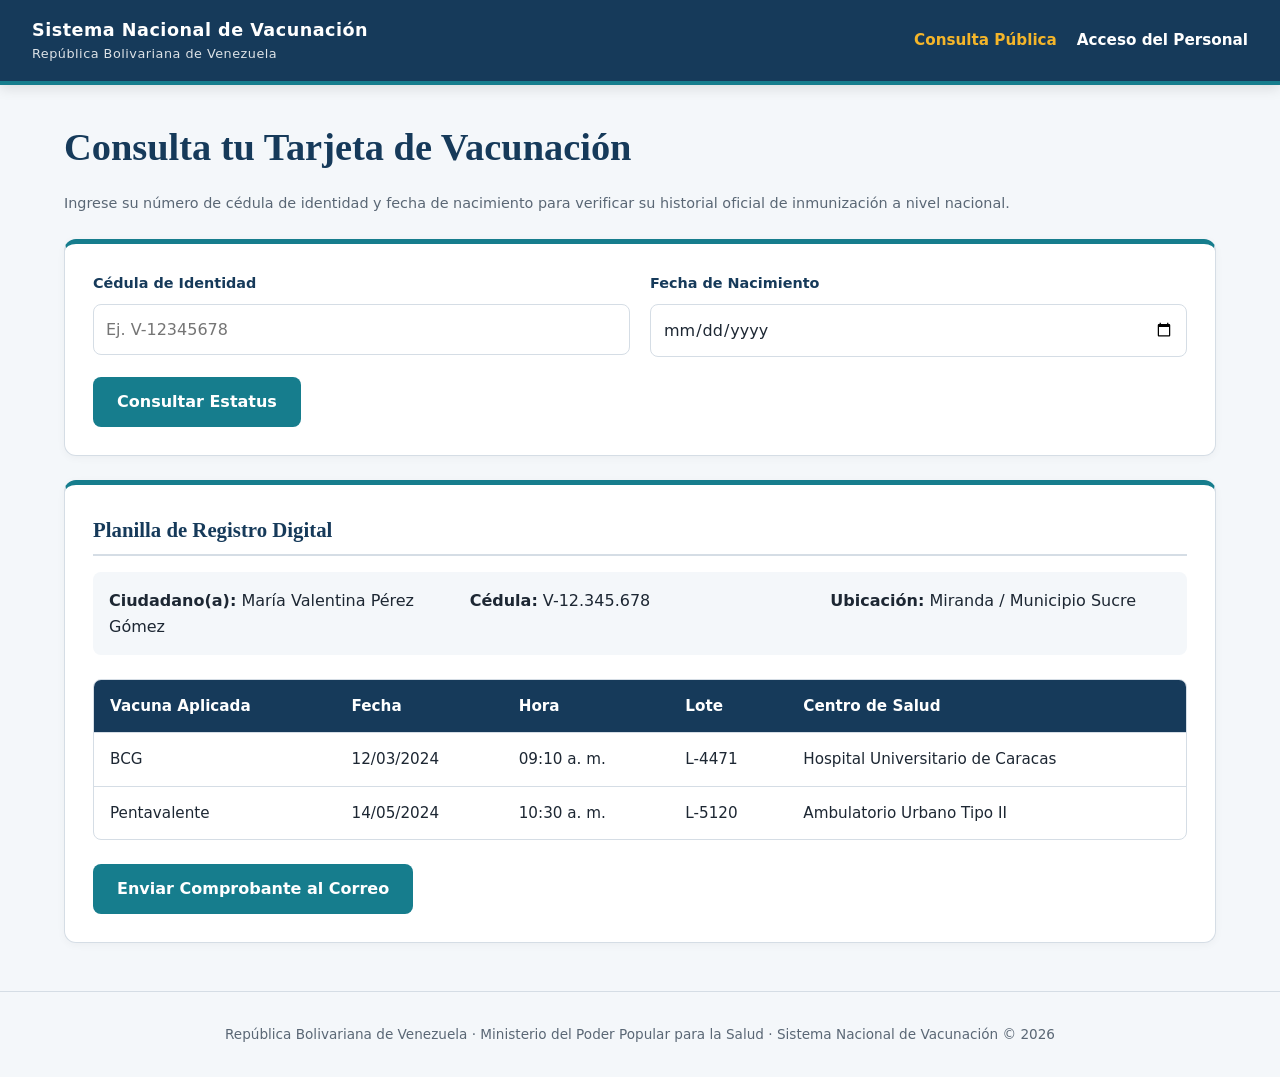
<file: index.html>
<!DOCTYPE html>
<html lang="es">
<head>
  <meta charset="UTF-8">
  <meta name="viewport" content="width=device-width, initial-scale=1.0">
  <title>Consulta Pública · Sistema Nacional de Vacunación</title>
  <link rel="stylesheet" href="styles.css">
</head>
<body>
  <header class="top">
    <div class="brand">
      Sistema Nacional de Vacunación
      <small>República Bolivariana de Venezuela</small>
    </div>
    <nav>
      <a href="index.html" aria-current="page">Consulta Pública</a>
      <a href="login.html">Acceso del Personal</a>
    </nav>
  </header>

  <main>
    <h1>Consulta tu Tarjeta de Vacunación</h1>
    <p class="nota">Ingrese su número de cédula de identidad y fecha de nacimiento para verificar su historial oficial de inmunización a nivel nacional.</p>
    
    <form class="card">
      <div class="grid">
        <div>
          <label for="ced">Cédula de Identidad</label>
          <input id="ced" type="text" inputmode="numeric" placeholder="Ej. V-12345678" required>
        </div>
        <div>
          <label for="fec">Fecha de Nacimiento</label>
          <input id="fec" type="date" required>
        </div>
      </div>
      <div class="acciones" style="margin-top: 20px;">
        <button class="btn" type="button">Consultar Estatus</button>
      </div>
    </form>

    <section class="card" aria-label="Resultado de la consulta">
      <h2>Planilla de Registro Digital</h2>
      <div class="grid" style="margin-bottom: 24px; background: var(--gris-claro); padding: 16px; border-radius: 8px;">
        <div><strong>Ciudadano(a):</strong> María Valentina Pérez Gómez</div>
        <div><strong>Cédula:</strong> V-12.345.678</div>
        <div><strong>Ubicación:</strong> Miranda / Municipio Sucre</div>
      </div>

      <div class="tabla">
        <table>
          <thead>
            <tr>
              <th>Vacuna Aplicada</th>
              <th>Fecha</th>
              <th>Hora</th>
              <th>Lote</th>
              <th>Centro de Salud</th>
            </tr>
          </thead>
          <tbody>
            <tr>
              <td>BCG</td>
              <td>12/03/2024</td>
              <td>09:10 a. m.</td>
              <td>L-4471</td>
              <td>Hospital Universitario de Caracas</td>
            </tr>
            <tr>
              <td>Pentavalente</td>
              <td>14/05/2024</td>
              <td>10:30 a. m.</td>
              <td>L-5120</td>
              <td>Ambulatorio Urbano Tipo II</td>
            </tr>
          </tbody>
        </table>
      </div>

      <div class="acciones">
        <button class="btn" type="button"><i class="fa fa-envelope"></i> Enviar Comprobante al Correo</button>
      </div>
    </section>
  </main>

  <footer>
    República Bolivariana de Venezuela · Ministerio del Poder Popular para la Salud · Sistema Nacional de Vacunación © 2026
  </footer>
</body>
</html>
</file>
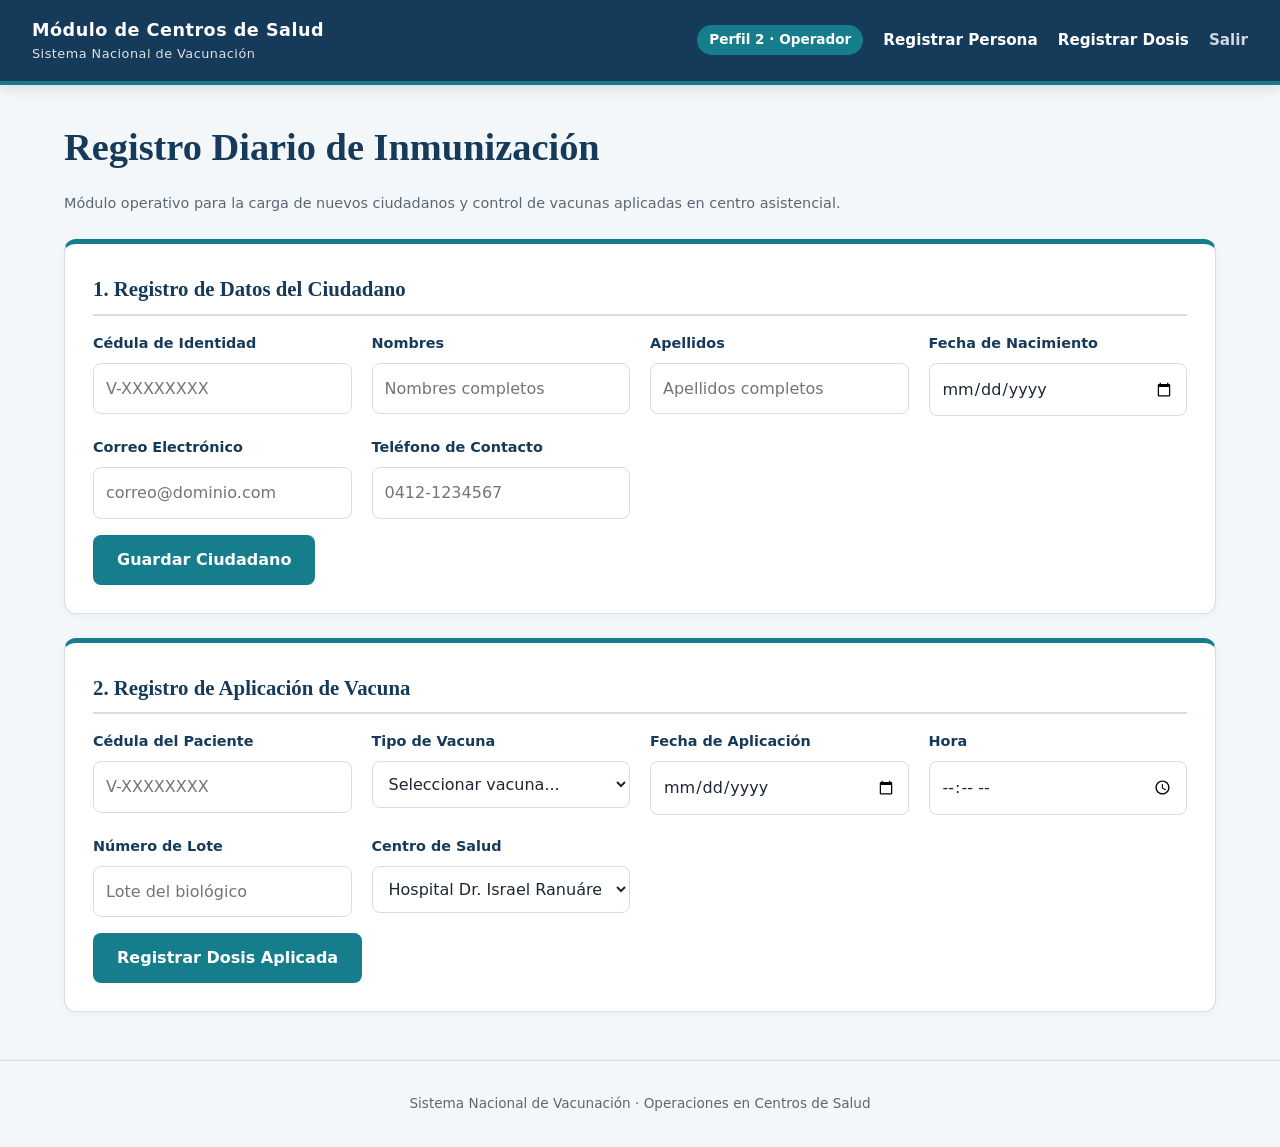
<file: centro.html>
<!DOCTYPE html>
<html lang="es">
<head>
  <meta charset="UTF-8">
  <meta name="viewport" content="width=device-width, initial-scale=1.0">
  <title>Centro de Salud · Registro Operativo</title>
  <link rel="stylesheet" href="styles.css">
</head>
<body>
  <header class="top">
    <div class="brand">
      Módulo de Centros de Salud
      <small>Sistema Nacional de Vacunación</small>
    </div>
    <nav>
      <span class="perfil">Perfil 2 · Operador</span>
      <a href="#persona">Registrar Persona</a>
      <a href="#vacuna">Registrar Dosis</a>
      <a href="../login.html" style="opacity: 0.8;">Salir</a>
    </nav>
  </header>

  <main>
    <h1>Registro Diario de Inmunización</h1>
    <p class="nota">Módulo operativo para la carga de nuevos ciudadanos y control de vacunas aplicadas en centro asistencial.</p>

    <form class="card" id="persona">
      <h2>1. Registro de Datos del Ciudadano</h2>
      <div class="grid">
        <div><label for="c1">Cédula de Identidad</label><input id="c1" placeholder="V-XXXXXXXX"></div>
        <div><label for="n1">Nombres</label><input id="n1" placeholder="Nombres completos"></div>
        <div><label for="a1">Apellidos</label><input id="a1" placeholder="Apellidos completos"></div>
        <div><label for="f1">Fecha de Nacimiento</label><input id="f1" type="date"></div>
        <div><label for="e1">Correo Electrónico</label><input id="e1" type="email" placeholder="correo@dominio.com"></div>
        <div><label for="t1">Teléfono de Contacto</label><input id="t1" type="tel" placeholder="0412-1234567"></div>
      </div>
      <div class="acciones"><button class="btn" type="button">Guardar Ciudadano</button></div>
    </form>

    <form class="card" id="vacuna">
      <h2>2. Registro de Aplicación de Vacuna</h2>
      <div class="grid">
        <div><label for="c2">Cédula del Paciente</label><input id="c2" placeholder="V-XXXXXXXX"></div>
        <div>
          <label for="v2">Tipo de Vacuna</label>
          <select id="v2">
            <option>Seleccionar vacuna...</option>
            <option>BCG</option><option>Hepatitis B</option><option>Pentavalente</option>
            <option>Polio</option><option>Rotavirus</option><option>Neumococo</option>
            <option>Triple viral</option><option>Fiebre amarilla</option><option>Influenza</option><option>Td</option>
          </select>
        </div>
        <div><label for="d2">Fecha de Aplicación</label><input id="d2" type="date"></div>
        <div><label for="h2">Hora</label><input id="h2" type="time"></div>
        <div><label for="l2">Número de Lote</label><input id="l2" placeholder="Lote del biológico"></div>
        <div>
          <label for="s2">Centro de Salud</label>
          <select id="s2">
            <option>Hospital Dr. Israel Ranuárez Balza</option>
            <option>Ambulatorio Urbano San Juan</option>
          </select>
        </div>
      </div>
      <div class="acciones"><button class="btn" type="button">Registrar Dosis Aplicada</button></div>
    </form>
  </main>

  <footer>
    Sistema Nacional de Vacunación · Operaciones en Centros de Salud
  </footer>
</body>
</html>
</file>
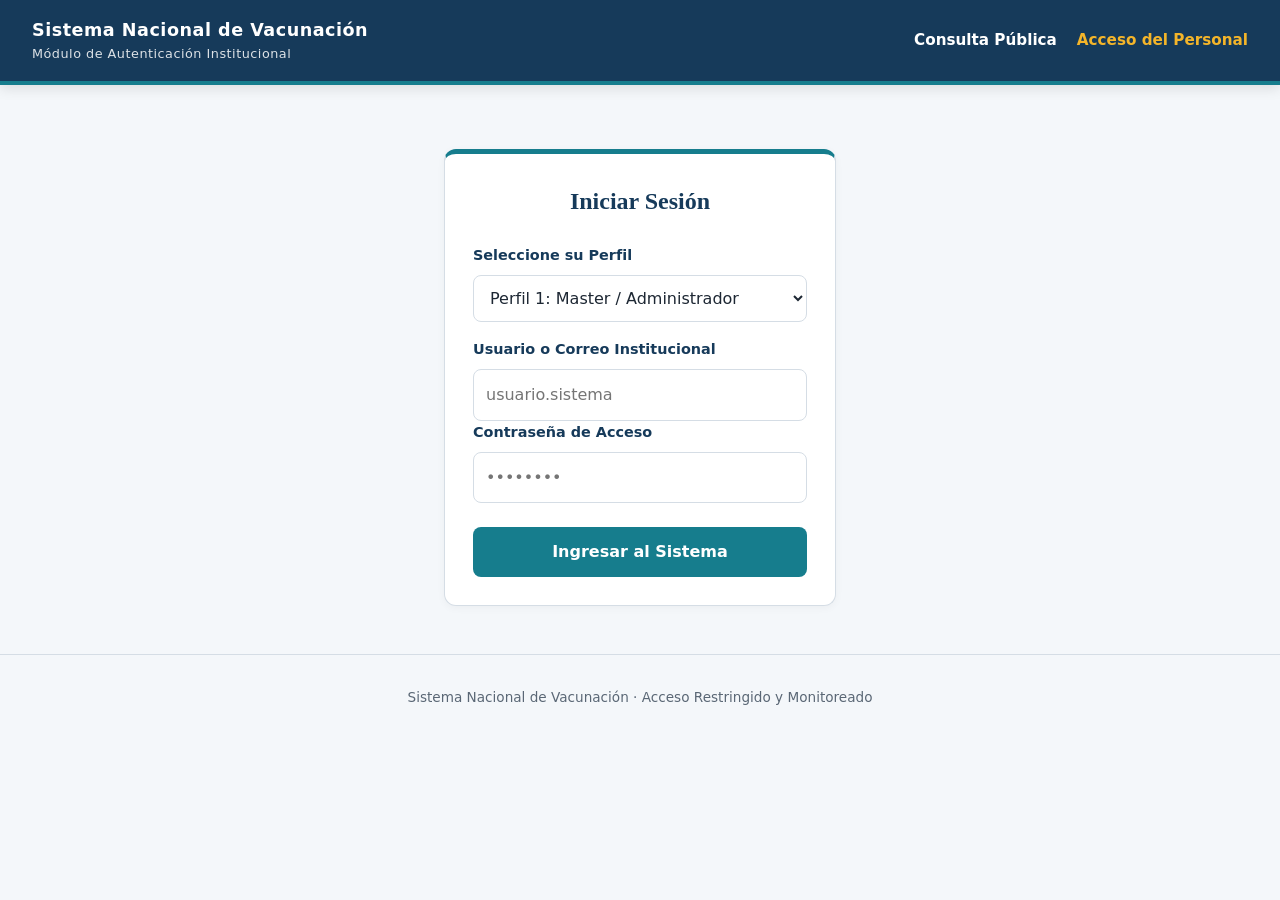
<file: login.html>
<!DOCTYPE html>
<html lang="es">
<head>
    <meta charset="UTF-8">
    <meta name="viewport" content="width=device-width, initial-scale=1.0">
    <title>Acceso del Personal · Sistema Nacional de Vacunación</title>
    <link rel="stylesheet" href="styles.css"> <!-- ¡Aquí sigue conectado tu CSS! -->
</head>
<body>
    <header class="top">
        <div class="brand">
            Sistema Nacional de Vacunación
            <small>Módulo de Autenticación Institucional</small>
        </div>
        <nav>
            <a href="index.html">Consulta Pública</a>
            <a href="login.html" aria-current="page">Acceso del Personal</a>
        </nav>
    </header>

    <main style="max-width: 440px; margin-top: 64px;">
        <div class="card">
            <h1 style="font-size: 1.5rem; text-align: center; margin-bottom: 1.5rem;">Iniciar Sesión</h1>

            <form>
                <label for="rol">Seleccione su Perfil</label>
                <select id="rol" style="margin-bottom: 16px;">
                    <option value="admin">Perfil 1: Master / Administrador</option>
                    <option value="centro">Perfil 2: Operador de Centro de Salud</option>
                    <option value="subregion">Perfil 3: Subregión de Salud</option>
                </select>

                <label for="u">Usuario o Correo Institucional</label>
                <input id="u" type="text" autocomplete="username" placeholder="usuario.sistema" required>

                <label for="p">Contraseña de Acceso</label>
                <input id="p" type="password" autocomplete="current-password" placeholder="••••••••" required>

                <div class="acciones" style="margin-top: 24px;">
                    <!-- Único cambio en el botón: agregamos id="btnIngresar" -->
                    <button class="btn" type="button" id="btnIngresar" style="width: 100%;">Ingresar al Sistema</button>
                </div>
            </form>
        </div>
    </main>

    <footer>
        Sistema Nacional de Vacunación · Acceso Restringido y Monitoreado
    </footer>

    <!-- Este script lee el select y te redirige -->
    <script>
        document.getElementById('btnIngresar').addEventListener('click', function() {
            var rolSeleccionado = document.getElementById('rol').value;

            // Redirección según la opción elegida en el menú desplegable
            if (rolSeleccionado === "admin") {
                window.location.href = "master.html";
            } else if (rolSeleccionado === "centro") {
                window.location.href = "centro.html";
            } else if (rolSeleccionado === "subregion") {
                window.location.href = "subregion.html";
            }
        });
    </script>
</body>
</html>
</file>
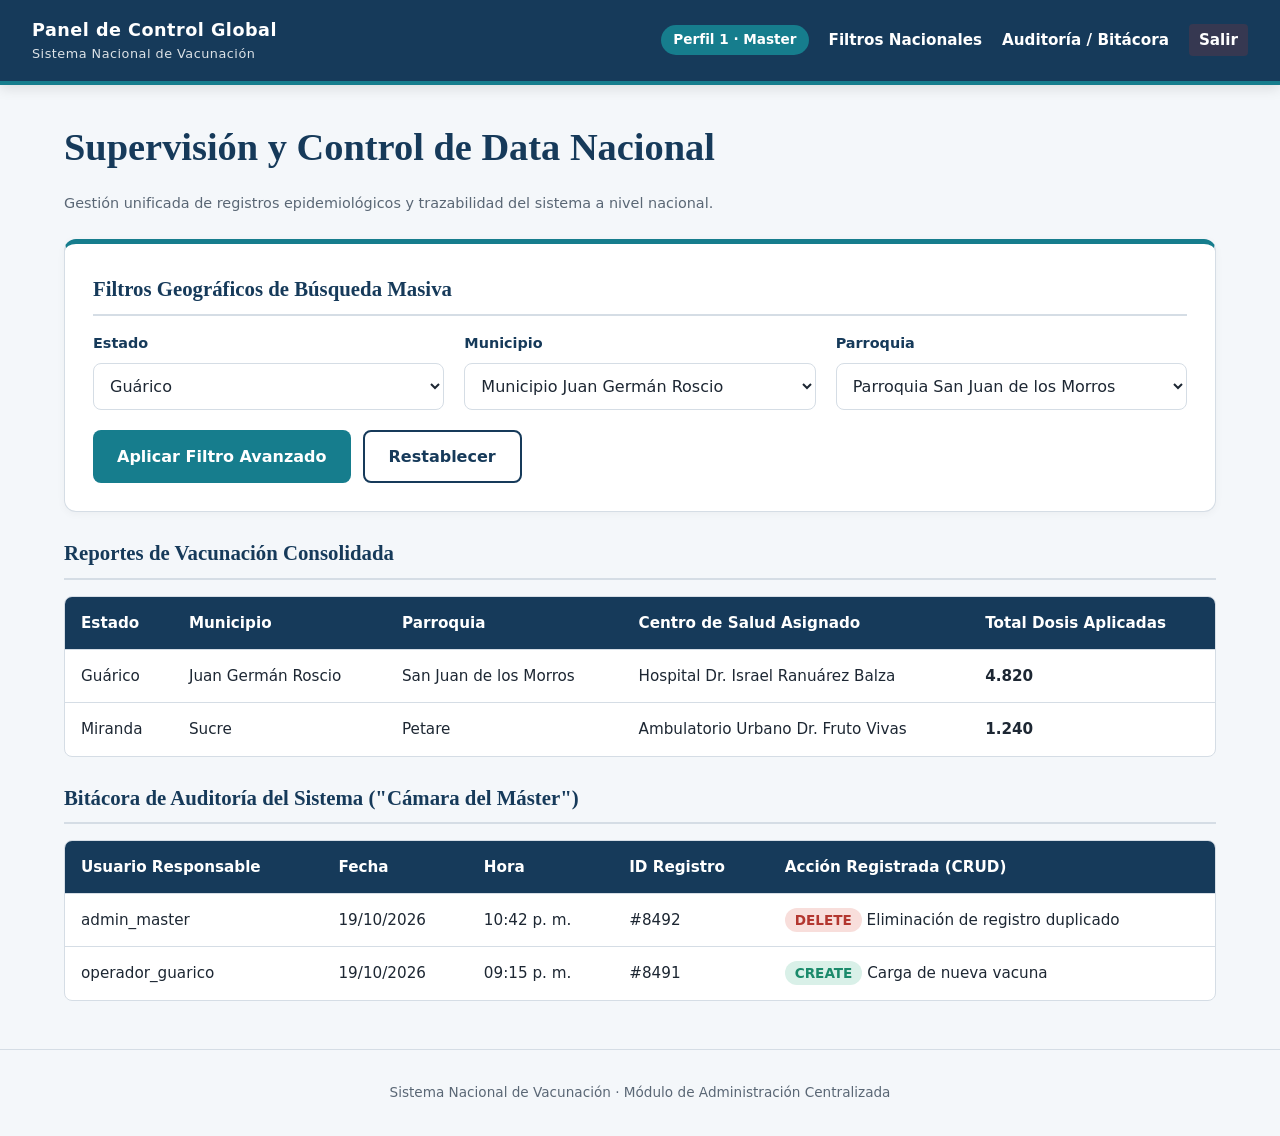
<file: master.html>
<!DOCTYPE html>
<html lang="es">
<head>
  <meta charset="UTF-8">
  <meta name="viewport" content="width=device-width, initial-scale=1.0">
  <title>Panel Master · Sistema Nacional de Vacunación</title>
  <link rel="stylesheet" href="styles.css">
</head>
<body>
  <header class="top">
    <div class="brand">
      Panel de Control Global
      <small>Sistema Nacional de Vacunación</small>
    </div>
    <nav>
      <span class="perfil">Perfil 1 · Master</span>
      <a href="#filtros">Filtros Nacionales</a>
      <a href="#log">Auditoría / Bitácora</a>
      <a href="../login.html" class="rojo" style="padding: 4px 10px; border-radius: 4px; background: rgba(179,54,47,0.2);">Salir</a>
    </nav>
  </header>

  <main>
    <h1>Supervisión y Control de Data Nacional</h1>
    <p class="nota">Gestión unificada de registros epidemiológicos y trazabilidad del sistema a nivel nacional.</p>

    <form class="card" id="filtros">
      <h2>Filtros Geográficos de Búsqueda Masiva</h2>
      <div class="grid">
        <div>
          <label for="est">Estado</label>
          <select id="est">
            <option>Todos los Estados</option>
            <option>Amazonas</option><option>Anzoátegui</option><option>Apure</option><option>Aragua</option>
            <option>Barinas</option><option>Bolívar</option><option>Carabobo</option><option>Cojedes</option>
            <option>Delta Amacuro</option><option>Distrito Capital</option><option>Falcón</option><option selected>Guárico</option>
            <option>La Guaira</option><option>Lara</option><option>Mérida</option><option>Miranda</option>
            <option>Monagas</option><option>Nueva Esparta</option><option>Portuguesa</option><option>Sucre</option>
            <option>Táchira</option><option>Trujillo</option><option>Yaracuy</option><option>Zulia</option>
          </select>
        </div>
        <div>
          <label for="mun">Municipio</label>
          <select id="mun">
            <option>Municipio Juan Germán Roscio</option>
            <option>Municipio Infante</option>
          </select>
        </div>
        <div>
          <label for="par">Parroquia</label>
          <select id="par">
            <option>Parroquia San Juan de los Morros</option>
            <option>Parroquia Cantagallo</option>
          </select>
        </div>
      </div>
      <div class="acciones" style="margin-top: 20px;">
        <button class="btn" type="button">Aplicar Filtro Avanzado</button>
        <button class="btn borde" type="reset">Restablecer</button>
      </div>
    </form>

    <h2>Reportes de Vacunación Consolidada</h2>
    <div class="tabla">
      <table>
        <thead>
          <tr>
            <th>Estado</th>
            <th>Municipio</th>
            <th>Parroquia</th>
            <th>Centro de Salud Asignado</th>
            <th>Total Dosis Aplicadas</th>
          </tr>
        </thead>
        <tbody>
          <tr>
            <td>Guárico</td>
            <td>Juan Germán Roscio</td>
            <td>San Juan de los Morros</td>
            <td>Hospital Dr. Israel Ranuárez Balza</td>
            <td><strong>4.820</strong></td>
          </tr>
          <tr>
            <td>Miranda</td>
            <td>Sucre</td>
            <td>Petare</td>
            <td>Ambulatorio Urbano Dr. Fruto Vivas</td>
            <td><strong>1.240</strong></td>
          </tr>
        </tbody>
      </table>
    </div>

    <h2 id="log">Bitácora de Auditoría del Sistema ("Cámara del Máster")</h2>
    <div class="tabla">
      <table>
        <thead>
          <tr>
            <th>Usuario Responsable</th>
            <th>Fecha</th>
            <th>Hora</th>
            <th>ID Registro</th>
            <th>Acción Registrada (CRUD)</th>
          </tr>
        </thead>
        <tbody>
          <tr>
            <td>admin_master</td>
            <td>19/10/2026</td>
            <td>10:42 p. m.</td>
            <td>#8492</td>
            <td><span class="badge" style="background: #F8DEDB; color: #B3362F;">DELETE</span> Eliminación de registro duplicado</td>
          </tr>
          <tr>
            <td>operador_guarico</td>
            <td>19/10/2026</td>
            <td>09:15 p. m.</td>
            <td>#8491</td>
            <td><span class="badge" style="background: #D9F0E8; color: #1B8A6B;">CREATE</span> Carga de nueva vacuna</td>
          </tr>
        </tbody>
      </table>
    </div>
  </main>

  <footer>
    Sistema Nacional de Vacunación · Módulo de Administración Centralizada
  </footer>
</body>
</html>
</file>
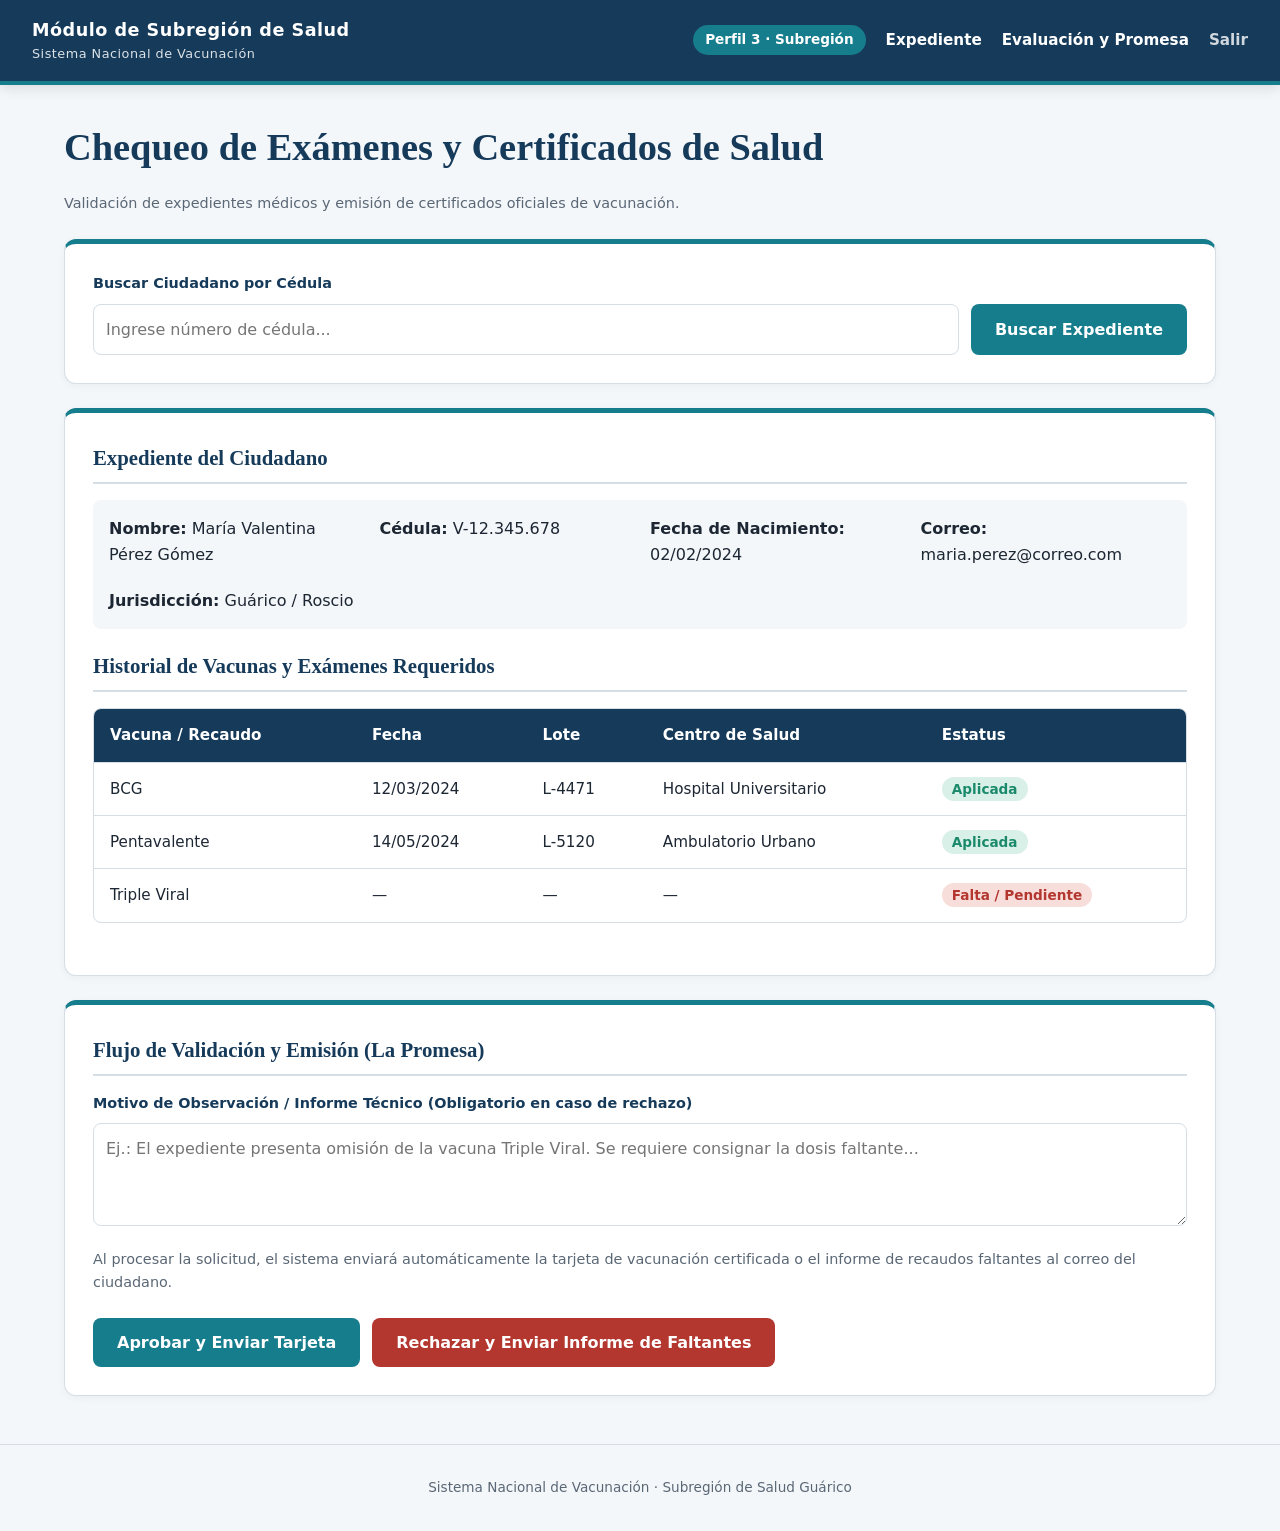
<file: subregion.html>
<!DOCTYPE html>
<html lang="es">
<head>
  <meta charset="UTF-8">
  <meta name="viewport" content="width=device-width, initial-scale=1.0">
  <title>Subregión de Salud · Validación de Solicitudes</title>
  <link rel="stylesheet" href="styles.css">
</head>
<body>
  <header class="top">
    <div class="brand">
      Módulo de Subregión de Salud
      <small>Sistema Nacional de Vacunación</small>
    </div>
    <nav>
      <span class="perfil">Perfil 3 · Subregión</span>
      <a href="#cliente">Expediente</a>
      <a href="#solicitud">Evaluación y Promesa</a>
      <a href="../login.html" style="opacity: 0.8;">Salir</a>
    </nav>
  </header>

  <main>
    <h1>Chequeo de Exámenes y Certificados de Salud</h1>
    <p class="nota">Validación de expedientes médicos y emisión de certificados oficiales de vacunación.</p>

    <form class="card">
      <label for="c4">Buscar Ciudadano por Cédula</label>
      <div style="display: flex; gap: 12px;">
        <input id="c4" placeholder="Ingrese número de cédula..." style="margin-bottom: 0;">
        <button class="btn" type="button" style="white-space: nowrap;">Buscar Expediente</button>
      </div>
    </form>

    <section class="card" id="cliente">
      <h2>Expediente del Ciudadano</h2>
      <div class="grid" style="background: var(--gris-claro); padding: 16px; border-radius: 8px; margin-bottom: 20px;">
        <div><strong>Nombre:</strong> María Valentina Pérez Gómez</div>
        <div><strong>Cédula:</strong> V-12.345.678</div>
        <div><strong>Fecha de Nacimiento:</strong> 02/02/2024</div>
        <div><strong>Correo:</strong> maria.perez@correo.com</div>
        <div><strong>Jurisdicción:</strong> Guárico / Roscio</div>
      </div>

      <h2>Historial de Vacunas y Exámenes Requeridos</h2>
      <div class="tabla">
        <table>
          <thead>
            <tr>
              <th>Vacuna / Recaudo</th>
              <th>Fecha</th>
              <th>Lote</th>
              <th>Centro de Salud</th>
              <th>Estatus</th>
            </tr>
          </thead>
          <tbody>
            <tr>
              <td>BCG</td>
              <td>12/03/2024</td>
              <td>L-4471</td>
              <td>Hospital Universitario</td>
              <td><span class="badge ok">Aplicada</span></td>
            </tr>
            <tr>
              <td>Pentavalente</td>
              <td>14/05/2024</td>
              <td>L-5120</td>
              <td>Ambulatorio Urbano</td>
              <td><span class="badge ok">Aplicada</span></td>
            </tr>
            <tr>
              <td>Triple Viral</td>
              <td>—</td>
              <td>—</td>
              <td>—</td>
              <td><span class="badge falta">Falta / Pendiente</span></td>
            </tr>
          </tbody>
        </table>
      </div>
    </section>

    <form class="card" id="solicitud">
      <h2>Flujo de Validación y Emisión (La Promesa)</h2>
      <label for="m">Motivo de Observación / Informe Técnico (Obligatorio en caso de rechazo)</label>
      <textarea id="m" rows="3" placeholder="Ej.: El expediente presenta omisión de la vacuna Triple Viral. Se requiere consignar la dosis faltante..."></textarea>
      <p class="nota">Al procesar la solicitud, el sistema enviará automáticamente la tarjeta de vacunación certificada o el informe de recaudos faltantes al correo del ciudadano.</p>
      <div class="acciones">
        <button class="btn" type="button"><i class="fa fa-check"></i> Aprobar y Enviar Tarjeta</button>
        <button class="btn rojo" type="button"><i class="fa fa-times"></i> Rechazar y Enviar Informe de Faltantes</button>
      </div>
    </form>
  </main>

  <footer>
    Sistema Nacional de Vacunación · Subregión de Salud Guárico
  </footer>
</body>
</html>
</file>
<file: styles.css>
:root {
  --azul-institucional: #163A5A;
  --turquesa-sanitario: #167D8D;
  --gris-claro: #F4F7FA;
  --blanco: #FFFFFF;
  --tinta: #1D2733;
  --gris-texto: #5A6775;
  --linea: #D5DDE5;
  --alerta-rojo: #B3362F;
  --alerta-verde: #1B8A6B;
  --acento-amarillo: #F4B52A;
}

* { box-sizing: border-box; }

body {
  margin: 0;
  font-family: "Segoe UI", system-ui, -apple-system, sans-serif;
  color: var(--tinta);
  background-color: var(--gris-claro);
  line-height: 1.6;
}

h1, h2, h3 {
  font-family: Georgia, serif;
  color: var(--azul-institucional);
  margin-top: 0;
}

h1 { font-size: clamp(1.8rem, 3vw, 2.4rem); margin-bottom: 0.5rem; }
h2 { font-size: 1.3rem; margin-bottom: 1rem; border-bottom: 2px solid var(--linea); padding-bottom: 0.5rem; }

.top {
  display: flex;
  justify-content: space-between;
  align-items: center;
  background-color: var(--azul-institucional);
  color: var(--blanco);
  padding: 16px 32px;
  border-bottom: 4px solid var(--turquesa-sanitario);
  box-shadow: 0 4px 12px rgba(0,0,0,0.1);
}

.brand {
  font-weight: 700;
  font-size: 1.1rem;
  letter-spacing: 0.5px;
}

.brand small {
  display: block;
  font-weight: 400;
  font-size: 0.8rem;
  opacity: 0.85;
}

.top nav {
  display: flex;
  gap: 20px;
  align-items: center;
}

.top nav a {
  color: var(--blanco);
  text-decoration: none;
  font-weight: 600;
  font-size: 0.95rem;
  transition: opacity 0.2s;
}

.top nav a:hover, .top nav a[aria-current] {
  color: var(--acento-amarillo);
}

.perfil {
  background-color: var(--turquesa-sanitario);
  color: var(--blanco);
  font-size: 0.85rem;
  font-weight: 600;
  padding: 4px 12px;
  border-radius: 20px;
}

main {
  max-width: 1200px;
  margin: 32px auto;
  padding: 0 24px;
}

.card {
  background-color: var(--blanco);
  border: 1px solid var(--linea);
  border-top: 5px solid var(--turquesa-sanitario);
  border-radius: 12px;
  padding: 28px;
  margin-bottom: 24px;
  box-shadow: 0 2px 8px rgba(0,0,0,0.04);
}

.grid {
  display: grid;
  grid-template-columns: repeat(auto-fit, minmax(240px, 1fr));
  gap: 20px;
}

label {
  display: block;
  font-weight: 600;
  font-size: 0.9rem;
  margin-bottom: 8px;
  color: var(--azul-institucional);
}

input, select, textarea {
  width: 100%;
  padding: 12px;
  border: 1px solid var(--linea);
  border-radius: 8px;
  font: inherit;
  background-color: var(--blanco);
  color: var(--tinta);
  transition: border-color 0.2s, box-shadow 0.2s;
}

input:focus, select:focus, textarea:focus {
  outline: none;
  border-color: var(--turquesa-sanitario);
  box-shadow: 0 0 0 3px rgba(22, 125, 141, 0.15);
}

.btn {
  display: inline-block;
  font: inherit;
  font-weight: 600;
  cursor: pointer;
  padding: 12px 24px;
  border: none;
  border-radius: 8px;
  background-color: var(--turquesa-sanitario);
  color: var(--blanco);
  text-decoration: none;
  text-align: center;
  transition: filter 0.2s, transform 0.1s;
}

.btn:hover { filter: brightness(1.08); }
.btn:active { transform: scale(0.98); }
.btn.rojo { background-color: var(--alerta-rojo); }
.btn.borde { background-color: transparent; border: 2px solid var(--azul-institucional); color: var(--azul-institucional); }

.acciones {
  display: flex;
  gap: 12px;
  margin-top: 16px;
}

.tabla {
  overflow-x: auto;
  border: 1px solid var(--linea);
  border-radius: 8px;
  background-color: var(--blanco);
  margin-bottom: 24px;
}

table {
  width: 100%;
  border-collapse: collapse;
  text-align: left;
  min-width: 600px;
}

th, td {
  padding: 14px 16px;
  border-bottom: 1px solid var(--linea);
  font-size: 0.95rem;
}

th {
  background-color: var(--azul-institucional);
  color: var(--blanco);
  font-weight: 600;
}

tr:last-child td { border-bottom: none; }
tr:hover td { background-color: rgba(244, 247, 250, 0.6); }

.badge {
  padding: 4px 10px;
  border-radius: 20px;
  font-size: 0.85rem;
  font-weight: 600;
}

.badge.ok { background-color: #D9F0E8; color: var(--alerta-verde); }
.badge.falta { background-color: #F8DEDB; color: var(--alerta-rojo); }

.nota {
  color: var(--gris-texto);
  font-size: 0.9rem;
  margin-bottom: 1.5rem;
}

footer {
  text-align: center;
  padding: 32px;
  color: var(--gris-texto);
  font-size: 0.85rem;
  border-top: 1px solid var(--linea);
  margin-top: 48px;
}
</file>
